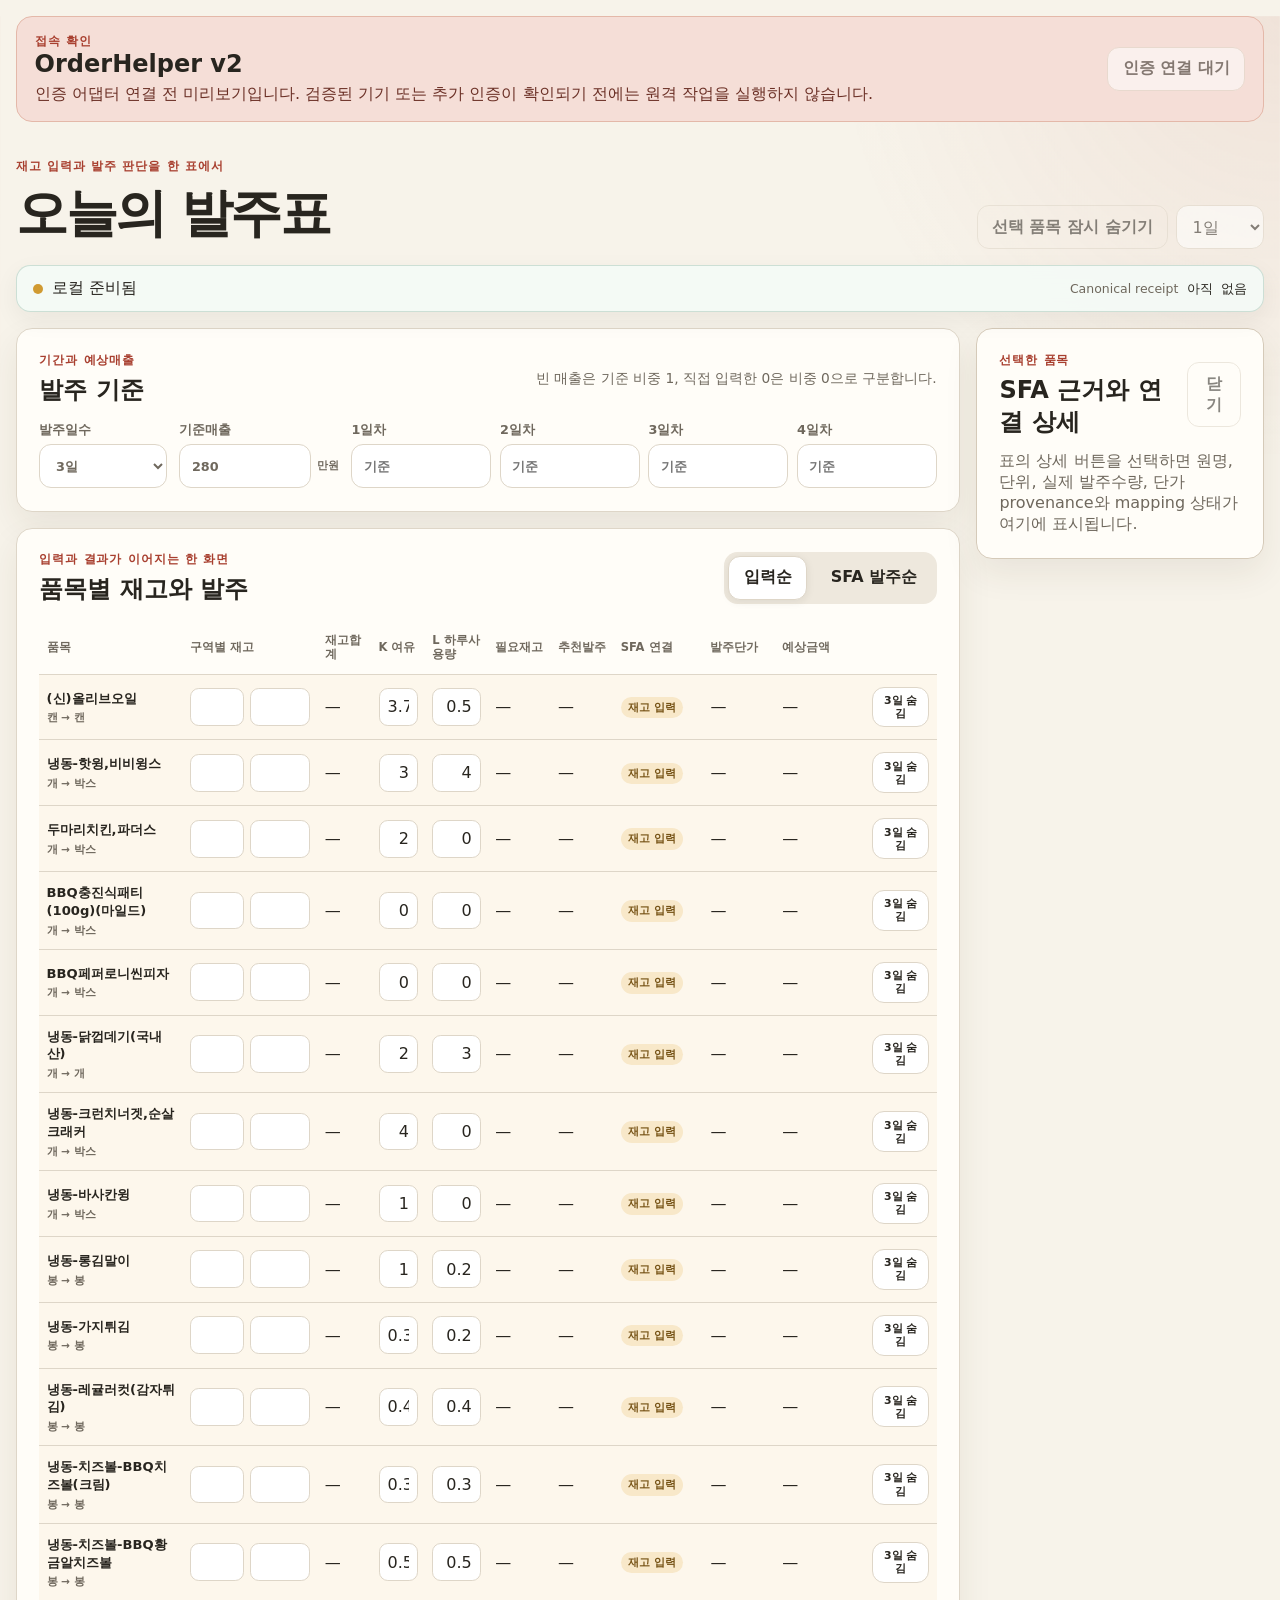
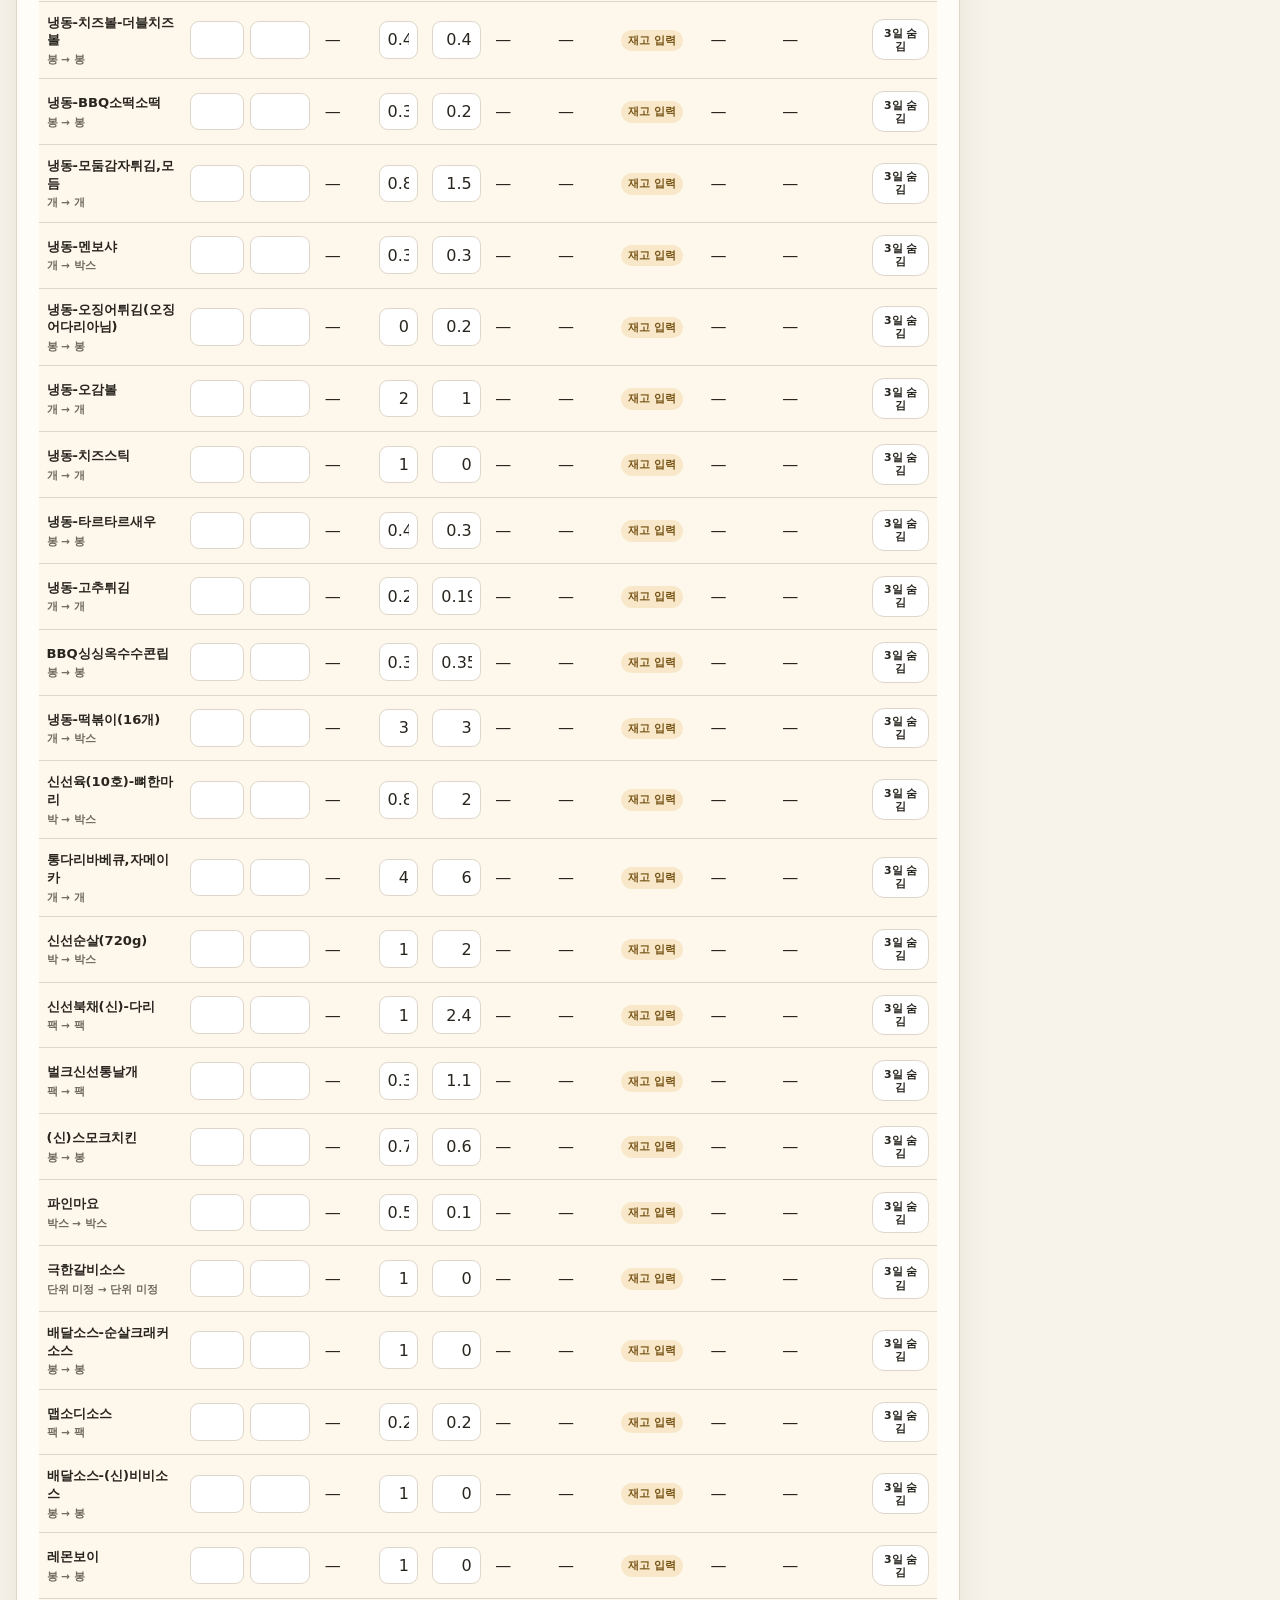
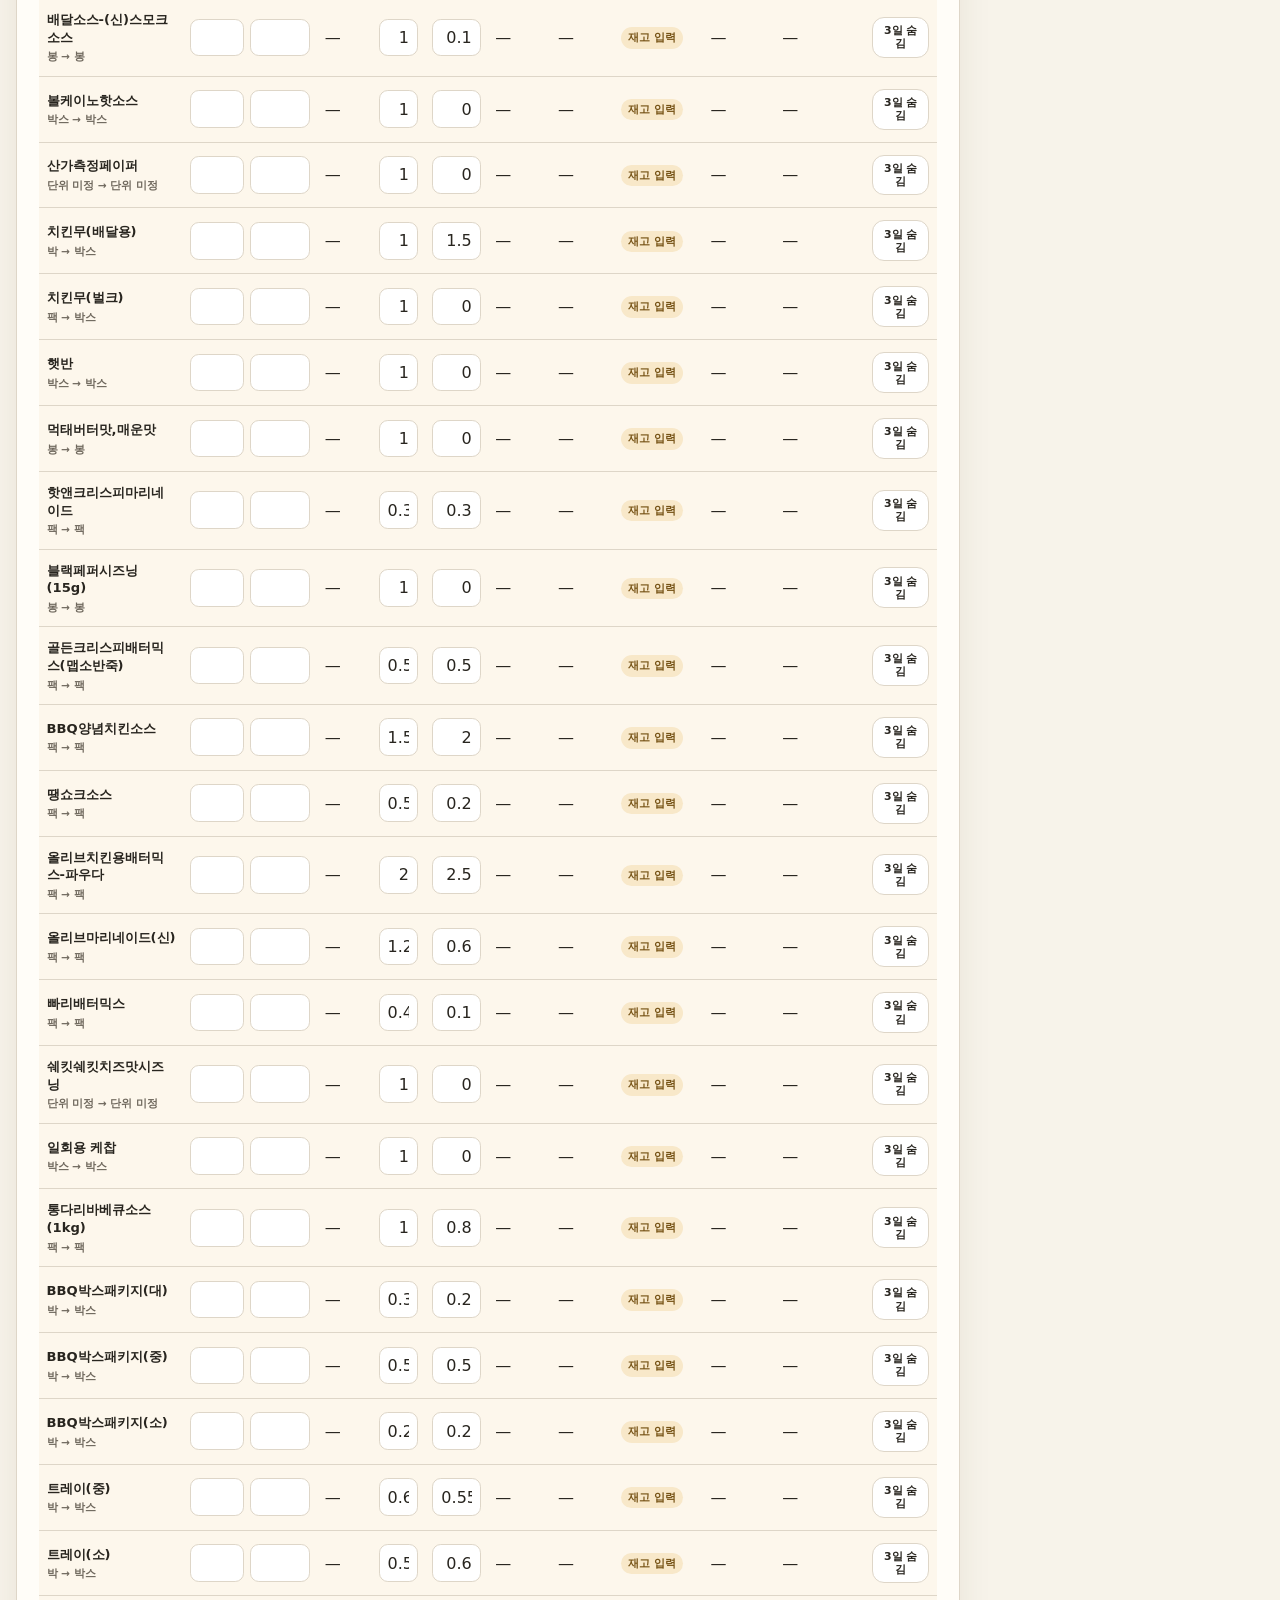
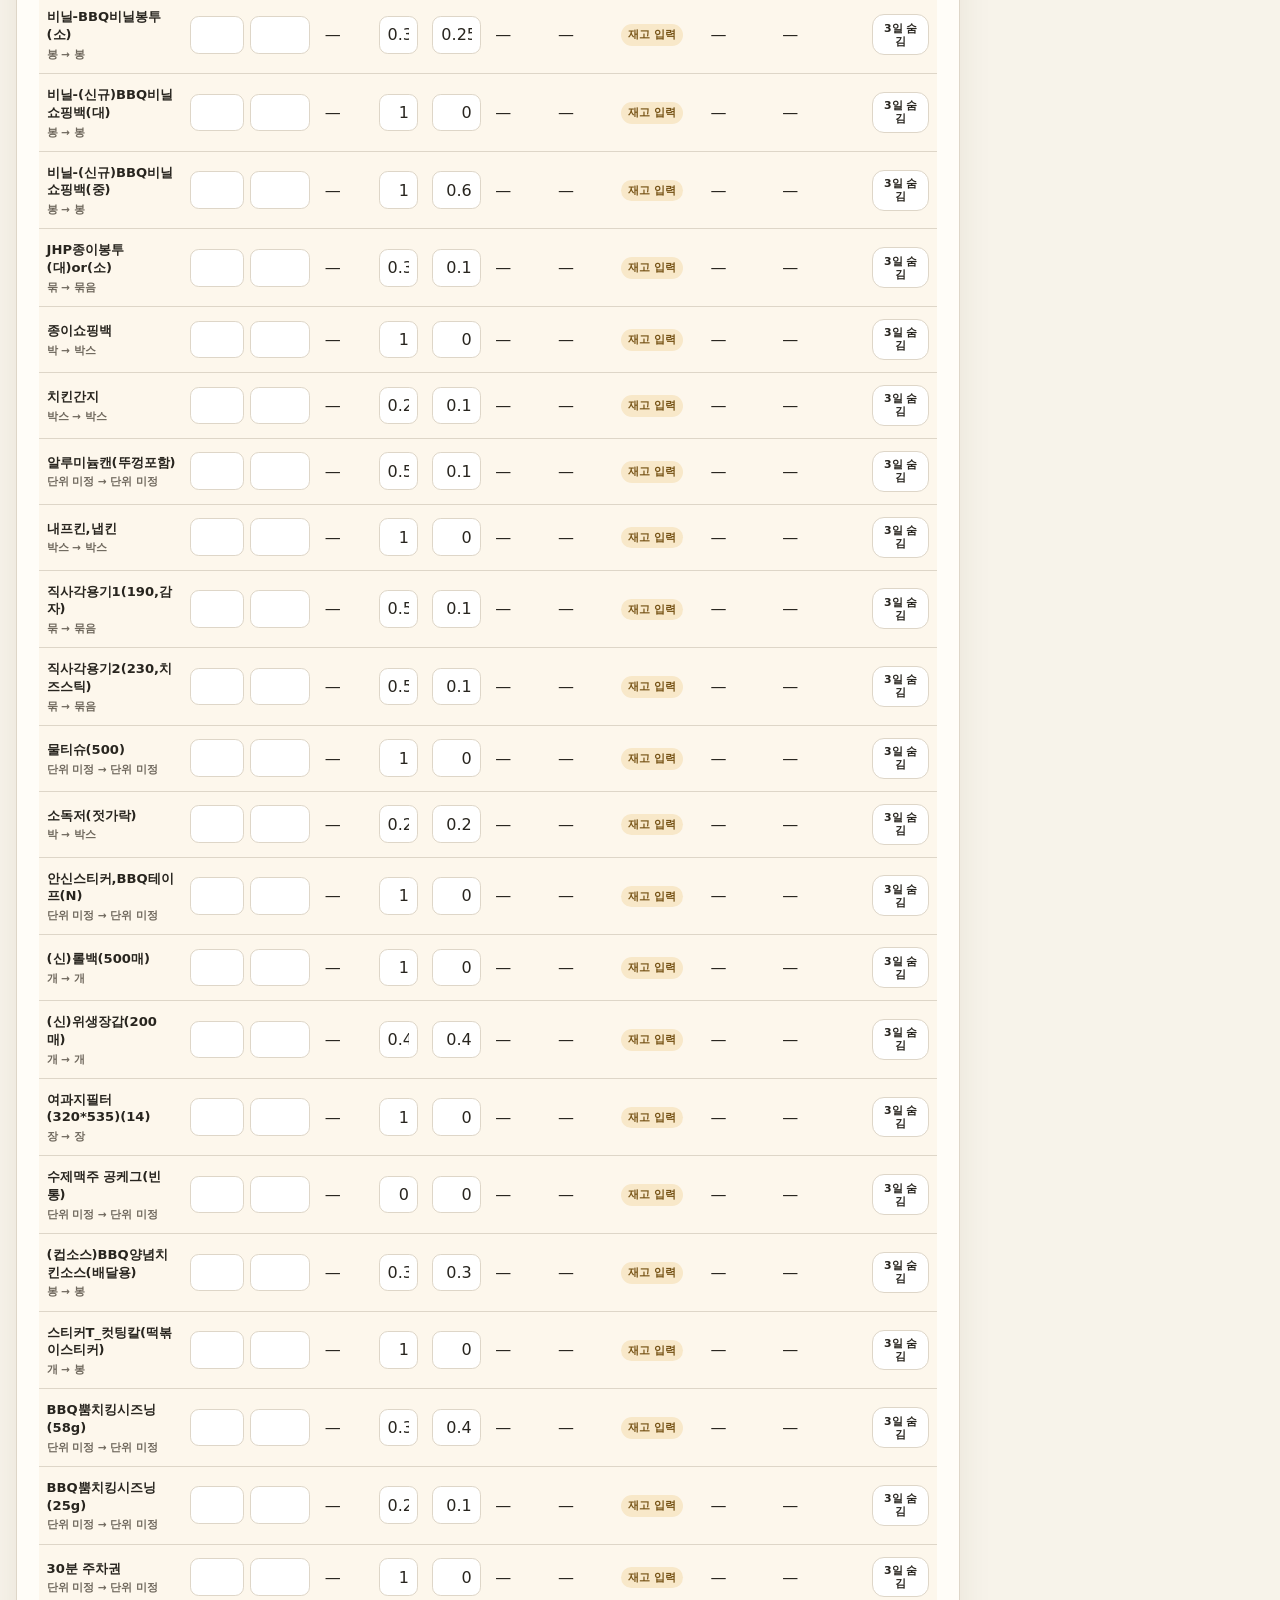
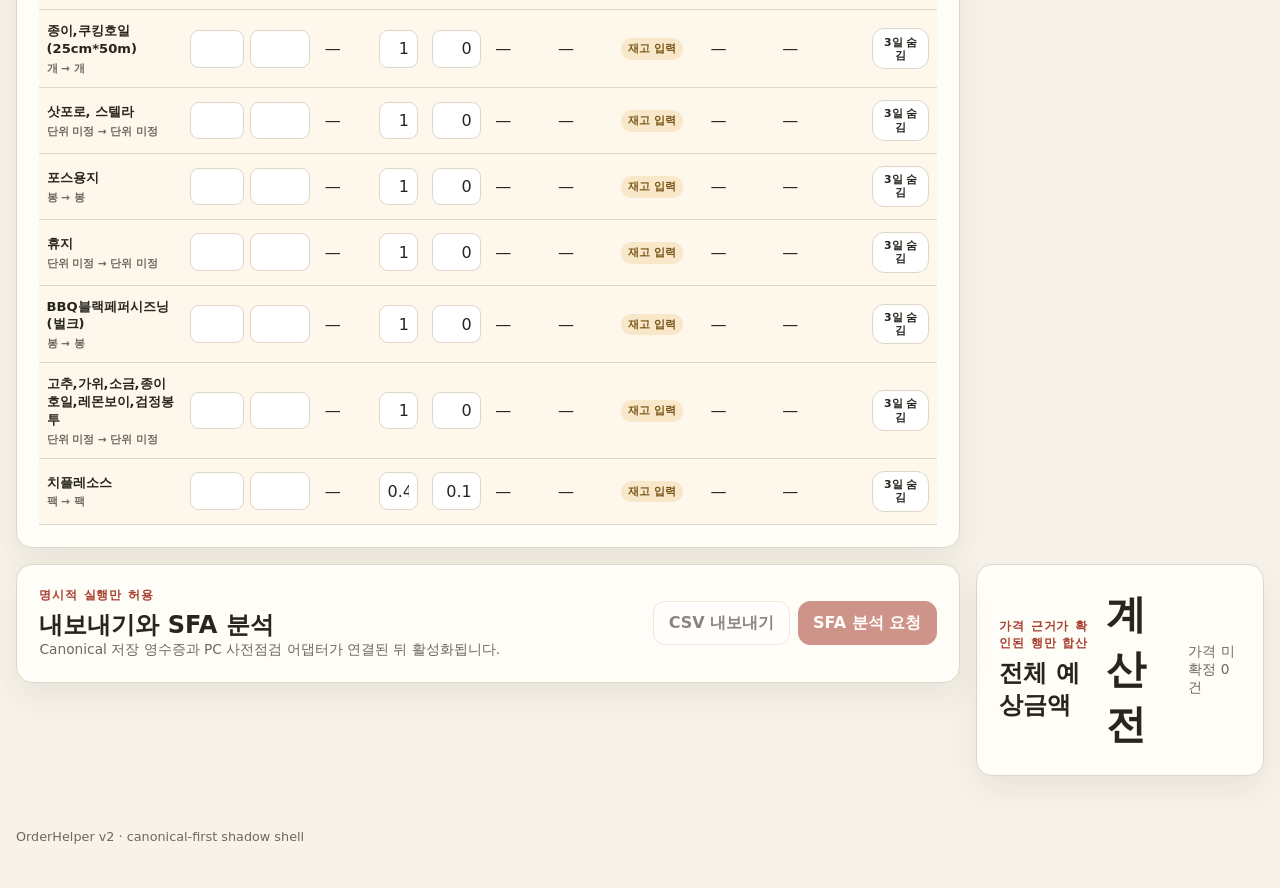
<file: v2/index.html>
<!doctype html>
<html lang="ko">
<head>
  <meta charset="utf-8">
  <meta name="viewport" content="width=device-width, initial-scale=1, viewport-fit=cover">
  <meta name="theme-color" content="#f7f3ea">
  <meta name="orderhelper-constitution-sha256" content="8cd45de2922894fe2be8b8e7424fe91cc490ec20d2ec9cea0a60164fcf21a575">
  <title>OrderHelper v2</title>
  <link rel="stylesheet" href="./styles.css">
  <script defer src="../sync/order-sync-v2.js"></script>
  <script defer src="./order-remote-v2.js"></script>
  <script defer src="./order-auth-v2.js"></script>
  <script defer src="./order-cutover-v2.js"></script>
  <script defer src="./order-cutover-bootstrap-v2.js"></script>
  <script defer src="./order-storage-v2.js"></script>
  <script defer src="./master-data.js"></script>
  <script defer src="./orderhelper-v2.js"></script>
  <script defer src="./order-sync-controller-v2.js"></script>
</head>
<body data-orderhelper-v2 data-runtime-mode="local-foundation">
  <a class="skip-link" href="#orderGrid">발주표로 바로가기</a>

  <section id="authGate" class="auth-gate" aria-labelledby="authGateTitle" data-auth-state="adapter-pending">
    <div>
      <p class="eyebrow">접속 확인</p>
      <h1 id="authGateTitle">OrderHelper v2</h1>
      <p>인증 어댑터 연결 전 미리보기입니다. 검증된 기기 또는 추가 인증이 확인되기 전에는 원격 작업을 실행하지 않습니다.</p>
    </div>
    <button type="button" disabled aria-disabled="true">인증 연결 대기</button>
  </section>

  <header class="app-header">
    <div>
      <p class="eyebrow">재고 입력과 발주 판단을 한 표에서</p>
      <h2>오늘의 발주표</h2>
    </div>
    <div class="header-actions" aria-label="화면 보조 작업">
      <button id="snoozeButton" class="quiet-button" type="button" disabled aria-disabled="true">선택 품목 잠시 숨기기</button>
      <select id="snoozeDays" aria-label="품목 숨김 기간" disabled>
        <option value="1">1일</option>
        <option value="3">3일</option>
        <option value="7">7일</option>
      </select>
    </div>
  </header>

  <section id="syncReceiptBar" class="receipt-bar" aria-label="동기화 상태와 저장 영수증">
    <div>
      <span class="status-dot" aria-hidden="true"></span>
      <output id="syncStatus" aria-live="polite">로컬 준비 중</output>
    </div>
    <div class="receipt-copy">
      <span>Canonical receipt</span>
      <code id="canonicalReceipt">아직 없음</code>
    </div>
  </section>

  <main id="appShell">
    <section class="planning-panel" aria-labelledby="planningTitle">
      <div class="section-heading">
        <div>
          <p class="eyebrow">기간과 예상매출</p>
          <h2 id="planningTitle">발주 기준</h2>
        </div>
        <p class="helper-text">빈 매출은 기준 비중 1, 직접 입력한 0은 비중 0으로 구분합니다.</p>
      </div>

      <div class="planning-controls">
        <label class="field-control" for="orderDays">
          <span>발주일수</span>
          <select id="orderDays" name="orderDays" data-order-days>
            <option value="3">3일</option>
            <option value="4">4일</option>
          </select>
        </label>
        <label class="field-control" for="baseSales">
          <span>기준매출</span>
          <span class="input-with-unit"><input id="baseSales" name="baseSales" type="number" inputmode="decimal" value="280" min="0" step="0.1"><small>만원</small></span>
        </label>
        <fieldset id="dailySalesControls" class="sales-controls">
          <legend>일별 예상매출</legend>
          <label for="salesDay1"><span>1일차</span><input id="salesDay1" name="dailySales" type="number" inputmode="decimal" min="0" step="0.1" placeholder="기준"></label>
          <label for="salesDay2"><span>2일차</span><input id="salesDay2" name="dailySales" type="number" inputmode="decimal" min="0" step="0.1" placeholder="기준"></label>
          <label for="salesDay3"><span>3일차</span><input id="salesDay3" name="dailySales" type="number" inputmode="decimal" min="0" step="0.1" placeholder="기준"></label>
          <label for="salesDay4"><span>4일차</span><input id="salesDay4" name="dailySales" type="number" inputmode="decimal" min="0" step="0.1" placeholder="기준"></label>
        </fieldset>
      </div>
    </section>

    <section class="grid-panel" aria-labelledby="gridTitle">
      <div class="grid-toolbar">
        <div>
          <p class="eyebrow">입력과 결과가 이어지는 한 화면</p>
          <h2 id="gridTitle">품목별 재고와 발주</h2>
        </div>
        <div class="view-switch" role="group" aria-label="표 정렬 기준">
          <button id="inputOrderButton" type="button" data-view-mode="input" aria-pressed="true">입력순</button>
          <button id="sfaOrderButton" type="button" data-view-mode="sfa" aria-pressed="false">SFA 발주순</button>
        </div>
      </div>

      <div class="table-frame" tabindex="-1">
        <table id="orderGrid">
          <caption>재고 입력과 계산, SFA 근거를 같은 품목 행에서 확인하는 발주표</caption>
          <thead>
            <tr>
              <th scope="col">품목</th>
              <th scope="col">구역별 재고</th>
              <th scope="col">재고합계</th>
              <th scope="col">K 여유</th>
              <th scope="col">L 하루사용량</th>
              <th scope="col">필요재고</th>
              <th scope="col">추천발주</th>
              <th scope="col">SFA 연결</th>
              <th scope="col">발주단가</th>
              <th scope="col">예상금액</th>
              <th scope="col"><span class="visually-hidden">상세</span></th>
            </tr>
          </thead>
          <tbody id="orderRowsMount" data-role="order-rows" aria-live="polite">
            <tr class="empty-row">
              <td colspan="11">품목 모델을 불러오면 이 한 표에 재고 입력과 발주 결과가 표시됩니다.</td>
            </tr>
          </tbody>
        </table>
      </div>
    </section>

    <aside id="sfaEvidenceDrawer" class="detail-drawer" aria-labelledby="drawerTitle" data-detail-open="false">
      <div class="drawer-heading">
        <div>
          <p class="eyebrow">선택한 품목</p>
          <h2 id="drawerTitle">SFA 근거와 연결 상세</h2>
        </div>
        <button id="closeEvidenceDrawer" class="icon-button" type="button" aria-label="SFA 상세 닫기" disabled>닫기</button>
      </div>
      <div id="sfaEvidenceMount" class="drawer-content">
        <p>표의 상세 버튼을 선택하면 원명, 단위, 실제 발주수량, 단가 provenance와 mapping 상태가 여기에 표시됩니다.</p>
      </div>
    </aside>

    <section class="summary-panel" aria-labelledby="summaryTitle">
      <div>
        <p class="eyebrow">가격 근거가 확인된 행만 합산</p>
        <h2 id="summaryTitle">전체 예상금액</h2>
      </div>
      <output id="totalExpectedAmount" aria-live="polite">계산 전</output>
      <p id="excludedPriceCount">가격 미확정 0건</p>
    </section>

    <section class="external-actions" aria-labelledby="externalActionsTitle">
      <div>
        <p class="eyebrow">명시적 실행만 허용</p>
        <h2 id="externalActionsTitle">내보내기와 SFA 분석</h2>
        <p class="helper-text">Canonical 저장 영수증과 PC 사전점검 어댑터가 연결된 뒤 활성화됩니다.</p>
      </div>
      <div class="action-buttons">
        <button id="exportCsvButton" type="button" disabled aria-disabled="true">CSV 내보내기</button>
        <button id="requestSfaAnalysisButton" class="primary-button" type="button" disabled aria-disabled="true">SFA 분석 요청</button>
      </div>
    </section>
  </main>

  <footer>
    <p>OrderHelper v2 · canonical-first shadow shell</p>
  </footer>
</body>
</html>
</file>
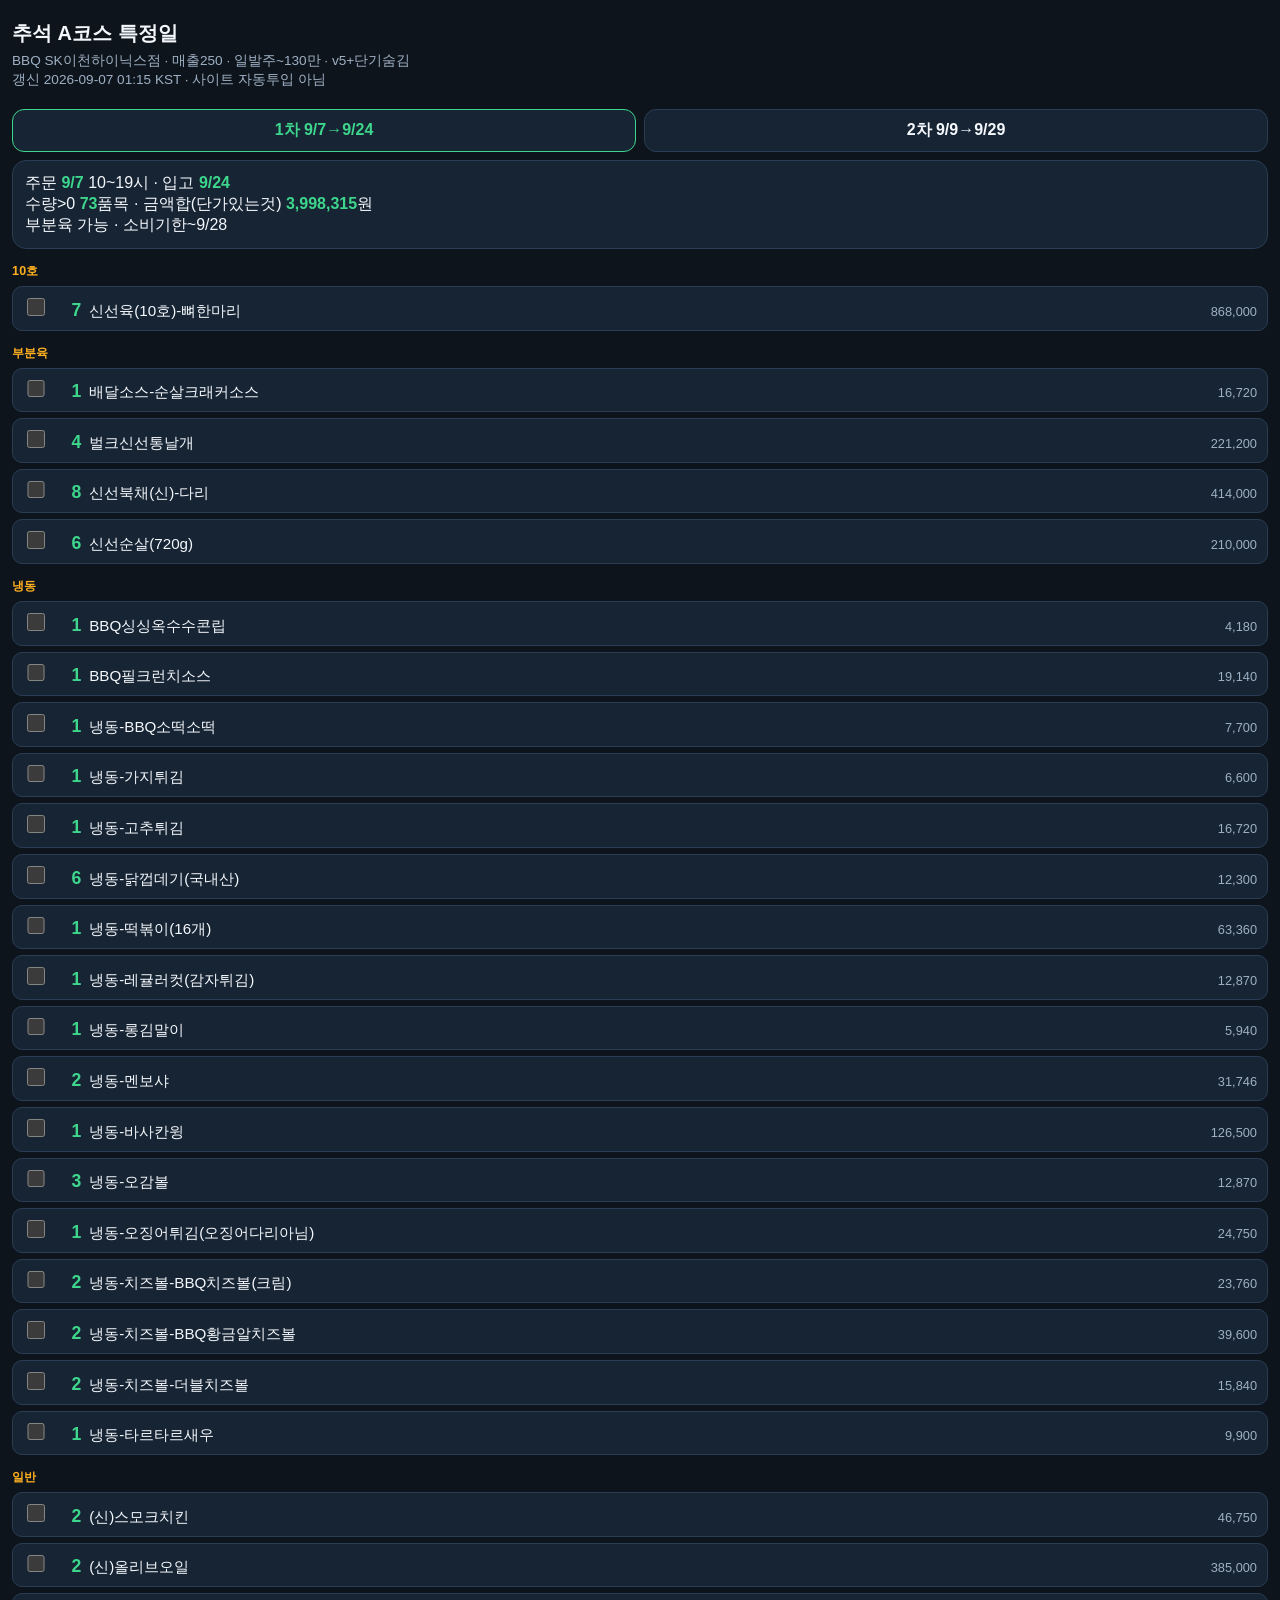
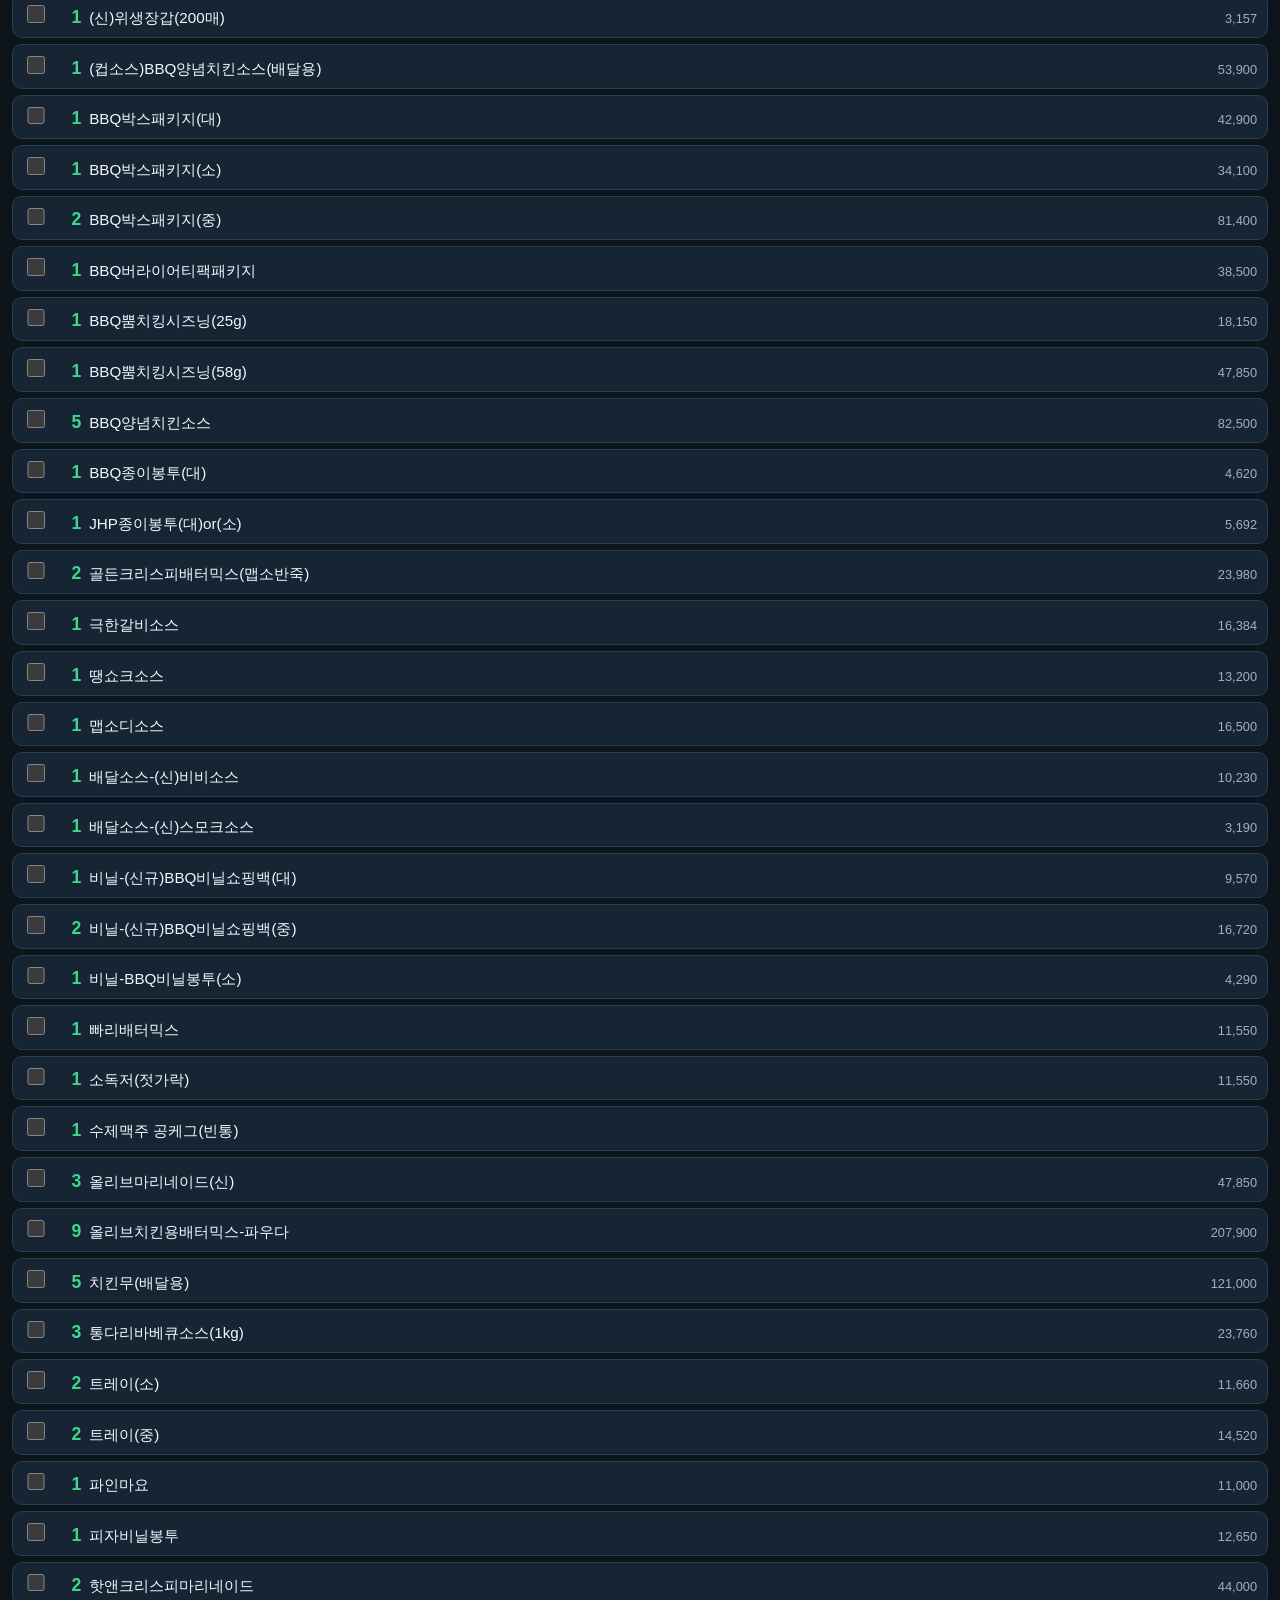
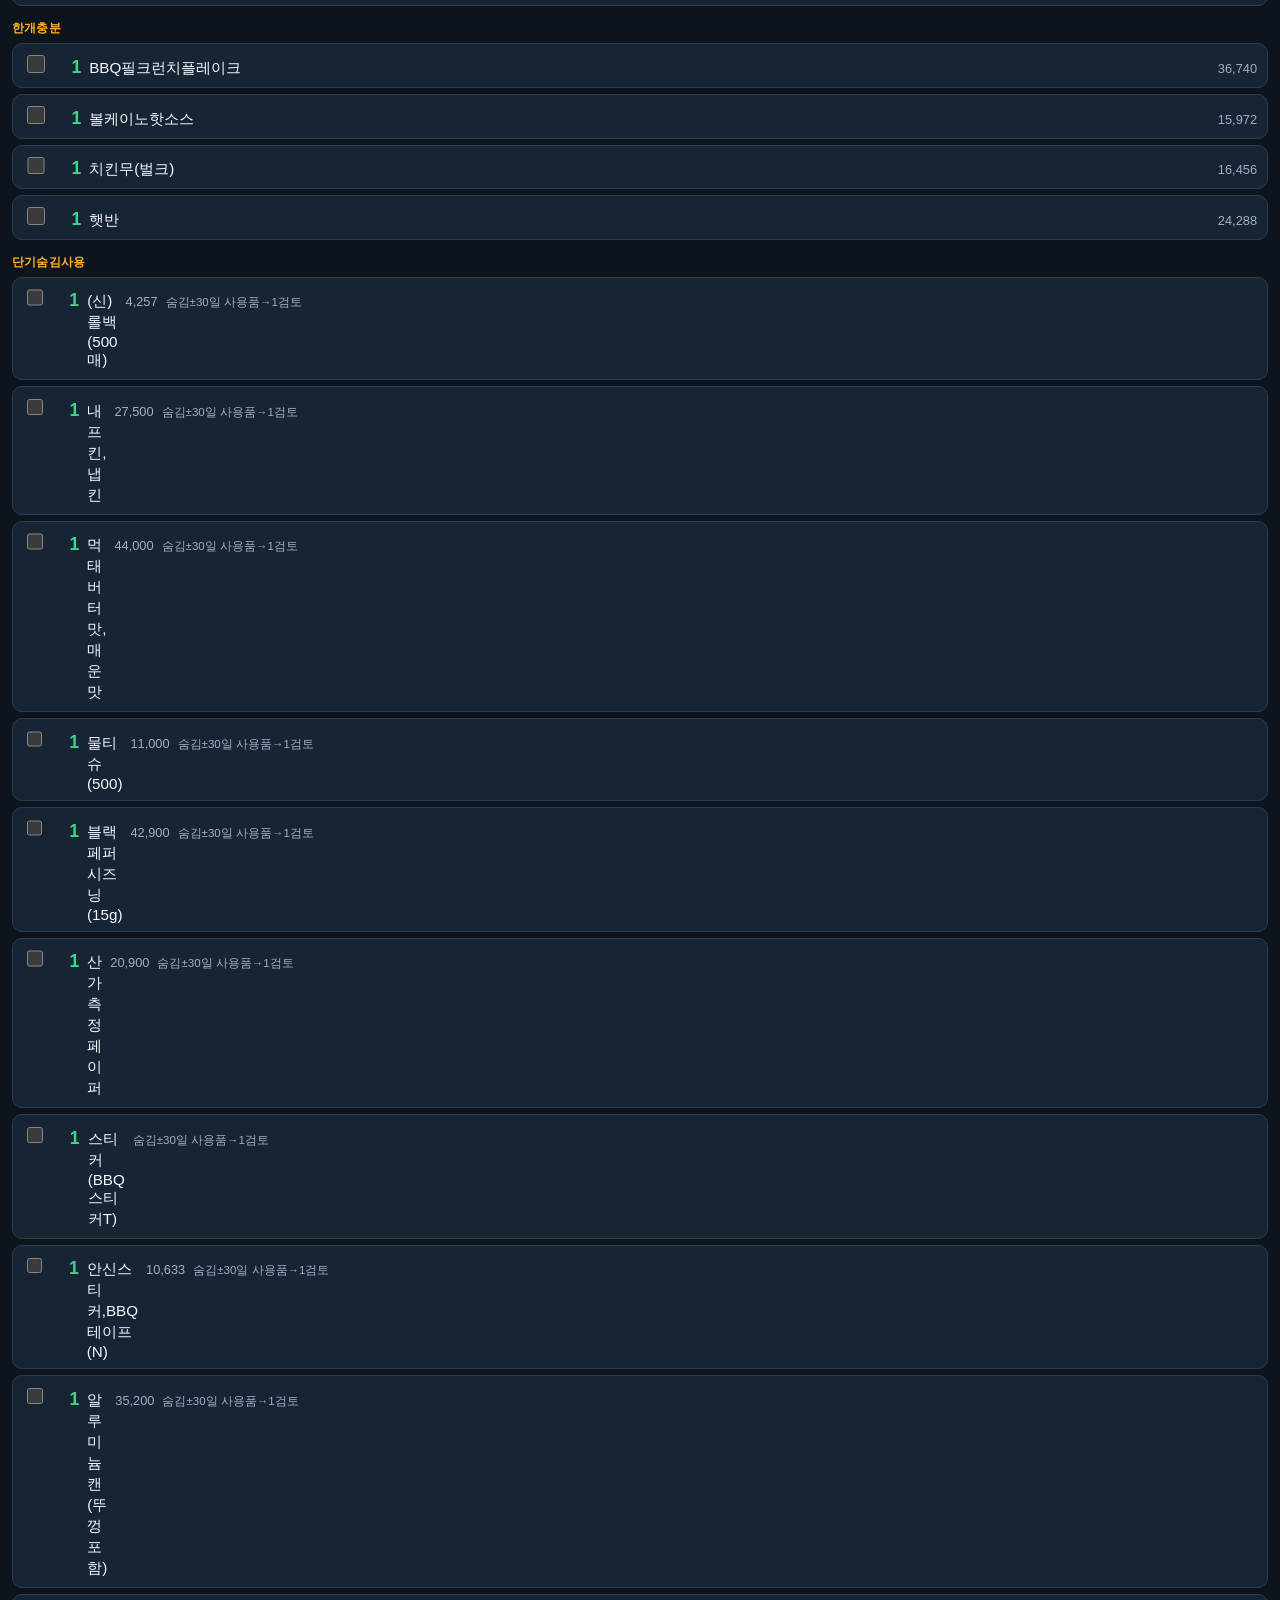
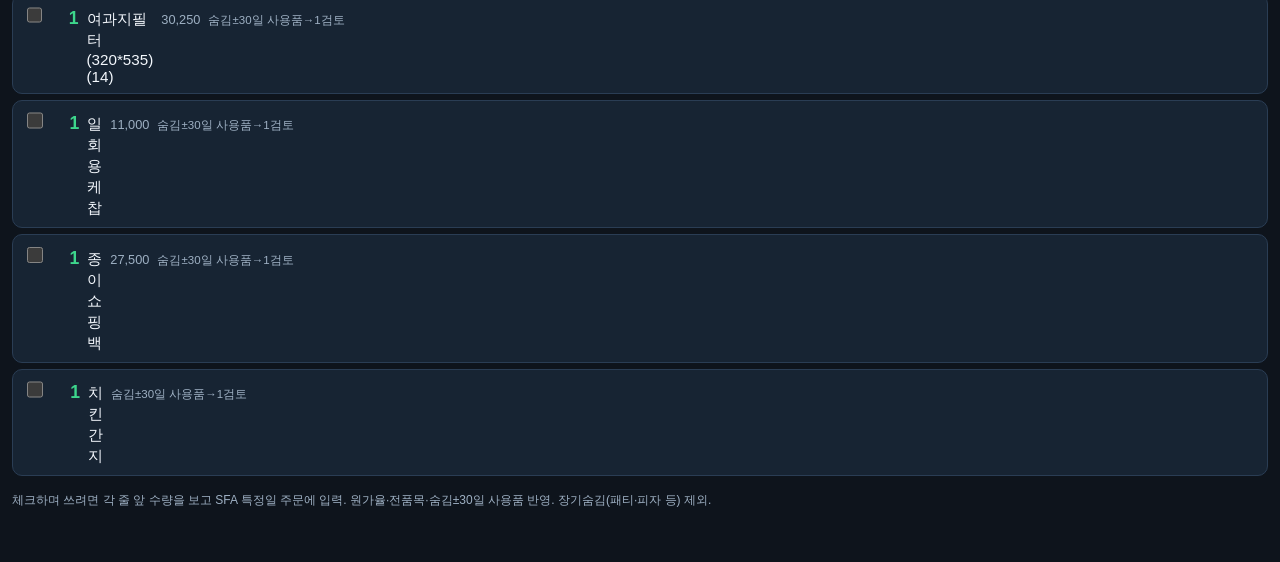
<file: chuseok-phone.html>
<!DOCTYPE html>
<html lang="ko">
<head>
<meta charset="utf-8">
<meta name="viewport" content="width=device-width, initial-scale=1, viewport-fit=cover">
<meta name="apple-mobile-web-app-capable" content="yes">
<title>추석 A코스 특정일 발주</title>
<style>
:root { color-scheme: dark; --bg:#0e141c; --card:#172433; --line:#2a3d54; --text:#f4f8fd; --muted:#9eb0c3; --accent:#3dd68c; --warn:#ffb020; }
* { box-sizing:border-box; }
body { margin:0; background:var(--bg); color:var(--text); font-family:-apple-system,BlinkMacSystemFont,"Segoe UI",sans-serif; padding:12px 12px 40px; }
h1 { font-size:1.25rem; margin:8px 0 4px; }
.meta { color:var(--muted); font-size:.85rem; line-height:1.4; margin:0 0 12px; }
.tabs { display:flex; gap:8px; position:sticky; top:0; background:var(--bg); padding:8px 0; z-index:2; }
.tab { flex:1; text-align:center; padding:10px; border-radius:12px; background:var(--card); border:1px solid var(--line); color:var(--text); text-decoration:none; font-weight:700; }
.tab.on { border-color:var(--accent); color:var(--accent); }
.panel { display:none; }
.panel.on { display:block; }
.summary { background:var(--card); border:1px solid var(--line); border-radius:14px; padding:12px; margin:0 0 12px; }
.summary b { color:var(--accent); }
.cat { margin:14px 0 6px; font-size:.78rem; color:var(--warn); font-weight:700; letter-spacing:.02em; }
.row { display:flex; align-items:baseline; gap:8px; padding:8px 10px; background:var(--card); border:1px solid var(--line); border-radius:10px; margin:0 0 6px; }
.q { min-width:1.6rem; font-weight:800; font-size:1.1rem; color:var(--accent); text-align:right; }
.n { flex:1; font-size:.95rem; }
.amt { color:var(--muted); font-size:.8rem; white-space:nowrap; }
.note { display:block; width:100%; color:var(--muted); font-size:.72rem; margin-top:2px; }
.check { width:1.1rem; height:1.1rem; accent-color:var(--accent); }
label.row { cursor:pointer; }
.foot { color:var(--muted); font-size:.75rem; margin-top:16px; line-height:1.45; }
</style>
</head>
<body>
<h1>추석 A코스 특정일</h1>
<p class="meta">BBQ SK이천하이닉스점 · 매출250 · 일발주~130만 · v5+단기숨김<br>갱신 2026-09-07 01:15 KST · 사이트 자동투입 아님</p>
<div class="tabs">
  <a class="tab on" href="#w1" onclick="show(1);return false;">1차 9/7→9/24</a>
  <a class="tab" href="#w2" onclick="show(2);return false;">2차 9/9→9/29</a>
</div>
<div id="p1" class="panel on">
  <div class="summary">주문 <b>9/7</b> 10~19시 · 입고 <b>9/24</b><br>수량&gt;0 <b>73</b>품목 · 금액합(단가있는것) <b>3,998,315</b>원<br>부분육 가능 · 소비기한~9/28</div>
  <div class="cat">10호</div>
<div class="row"><span class="q">7</span><span class="n">신선육(10호)-뼈한마리</span><span class="amt">868,000</span></div>
<div class="cat">부분육</div>
<div class="row"><span class="q">1</span><span class="n">배달소스-순살크래커소스</span><span class="amt">16,720</span></div>
<div class="row"><span class="q">4</span><span class="n">벌크신선통날개</span><span class="amt">221,200</span></div>
<div class="row"><span class="q">8</span><span class="n">신선북채(신)-다리</span><span class="amt">414,000</span></div>
<div class="row"><span class="q">6</span><span class="n">신선순살(720g)</span><span class="amt">210,000</span></div>
<div class="cat">냉동</div>
<div class="row"><span class="q">1</span><span class="n">BBQ싱싱옥수수콘립</span><span class="amt">4,180</span></div>
<div class="row"><span class="q">1</span><span class="n">BBQ필크런치소스</span><span class="amt">19,140</span></div>
<div class="row"><span class="q">1</span><span class="n">냉동-BBQ소떡소떡</span><span class="amt">7,700</span></div>
<div class="row"><span class="q">1</span><span class="n">냉동-가지튀김</span><span class="amt">6,600</span></div>
<div class="row"><span class="q">1</span><span class="n">냉동-고추튀김</span><span class="amt">16,720</span></div>
<div class="row"><span class="q">6</span><span class="n">냉동-닭껍데기(국내산)</span><span class="amt">12,300</span></div>
<div class="row"><span class="q">1</span><span class="n">냉동-떡볶이(16개)</span><span class="amt">63,360</span></div>
<div class="row"><span class="q">1</span><span class="n">냉동-레귤러컷(감자튀김)</span><span class="amt">12,870</span></div>
<div class="row"><span class="q">1</span><span class="n">냉동-롱김말이</span><span class="amt">5,940</span></div>
<div class="row"><span class="q">2</span><span class="n">냉동-멘보샤</span><span class="amt">31,746</span></div>
<div class="row"><span class="q">1</span><span class="n">냉동-바사칸윙</span><span class="amt">126,500</span></div>
<div class="row"><span class="q">3</span><span class="n">냉동-오감볼</span><span class="amt">12,870</span></div>
<div class="row"><span class="q">1</span><span class="n">냉동-오징어튀김(오징어다리아님)</span><span class="amt">24,750</span></div>
<div class="row"><span class="q">2</span><span class="n">냉동-치즈볼-BBQ치즈볼(크림)</span><span class="amt">23,760</span></div>
<div class="row"><span class="q">2</span><span class="n">냉동-치즈볼-BBQ황금알치즈볼</span><span class="amt">39,600</span></div>
<div class="row"><span class="q">2</span><span class="n">냉동-치즈볼-더블치즈볼</span><span class="amt">15,840</span></div>
<div class="row"><span class="q">1</span><span class="n">냉동-타르타르새우</span><span class="amt">9,900</span></div>
<div class="cat">일반</div>
<div class="row"><span class="q">2</span><span class="n">(신)스모크치킨</span><span class="amt">46,750</span></div>
<div class="row"><span class="q">2</span><span class="n">(신)올리브오일</span><span class="amt">385,000</span></div>
<div class="row"><span class="q">1</span><span class="n">(신)위생장갑(200매)</span><span class="amt">3,157</span></div>
<div class="row"><span class="q">1</span><span class="n">(컵소스)BBQ양념치킨소스(배달용)</span><span class="amt">53,900</span></div>
<div class="row"><span class="q">1</span><span class="n">BBQ박스패키지(대)</span><span class="amt">42,900</span></div>
<div class="row"><span class="q">1</span><span class="n">BBQ박스패키지(소)</span><span class="amt">34,100</span></div>
<div class="row"><span class="q">2</span><span class="n">BBQ박스패키지(중)</span><span class="amt">81,400</span></div>
<div class="row"><span class="q">1</span><span class="n">BBQ버라이어티팩패키지</span><span class="amt">38,500</span></div>
<div class="row"><span class="q">1</span><span class="n">BBQ뿜치킹시즈닝(25g)</span><span class="amt">18,150</span></div>
<div class="row"><span class="q">1</span><span class="n">BBQ뿜치킹시즈닝(58g)</span><span class="amt">47,850</span></div>
<div class="row"><span class="q">5</span><span class="n">BBQ양념치킨소스</span><span class="amt">82,500</span></div>
<div class="row"><span class="q">1</span><span class="n">BBQ종이봉투(대)</span><span class="amt">4,620</span></div>
<div class="row"><span class="q">1</span><span class="n">JHP종이봉투(대)or(소)</span><span class="amt">5,692</span></div>
<div class="row"><span class="q">2</span><span class="n">골든크리스피배터믹스(맵소반죽)</span><span class="amt">23,980</span></div>
<div class="row"><span class="q">1</span><span class="n">극한갈비소스</span><span class="amt">16,384</span></div>
<div class="row"><span class="q">1</span><span class="n">땡쇼크소스</span><span class="amt">13,200</span></div>
<div class="row"><span class="q">1</span><span class="n">맵소디소스</span><span class="amt">16,500</span></div>
<div class="row"><span class="q">1</span><span class="n">배달소스-(신)비비소스</span><span class="amt">10,230</span></div>
<div class="row"><span class="q">1</span><span class="n">배달소스-(신)스모크소스</span><span class="amt">3,190</span></div>
<div class="row"><span class="q">1</span><span class="n">비닐-(신규)BBQ비닐쇼핑백(대)</span><span class="amt">9,570</span></div>
<div class="row"><span class="q">2</span><span class="n">비닐-(신규)BBQ비닐쇼핑백(중)</span><span class="amt">16,720</span></div>
<div class="row"><span class="q">1</span><span class="n">비닐-BBQ비닐봉투(소)</span><span class="amt">4,290</span></div>
<div class="row"><span class="q">1</span><span class="n">빠리배터믹스</span><span class="amt">11,550</span></div>
<div class="row"><span class="q">1</span><span class="n">소독저(젓가락)</span><span class="amt">11,550</span></div>
<div class="row"><span class="q">1</span><span class="n">수제맥주 공케그(빈통)</span></div>
<div class="row"><span class="q">3</span><span class="n">올리브마리네이드(신)</span><span class="amt">47,850</span></div>
<div class="row"><span class="q">9</span><span class="n">올리브치킨용배터믹스-파우다</span><span class="amt">207,900</span></div>
<div class="row"><span class="q">5</span><span class="n">치킨무(배달용)</span><span class="amt">121,000</span></div>
<div class="row"><span class="q">3</span><span class="n">통다리바베큐소스(1kg)</span><span class="amt">23,760</span></div>
<div class="row"><span class="q">2</span><span class="n">트레이(소)</span><span class="amt">11,660</span></div>
<div class="row"><span class="q">2</span><span class="n">트레이(중)</span><span class="amt">14,520</span></div>
<div class="row"><span class="q">1</span><span class="n">파인마요</span><span class="amt">11,000</span></div>
<div class="row"><span class="q">1</span><span class="n">피자비닐봉투</span><span class="amt">12,650</span></div>
<div class="row"><span class="q">2</span><span class="n">핫앤크리스피마리네이드</span><span class="amt">44,000</span></div>
<div class="cat">한개충분</div>
<div class="row"><span class="q">1</span><span class="n">BBQ필크런치플레이크</span><span class="amt">36,740</span></div>
<div class="row"><span class="q">1</span><span class="n">볼케이노핫소스</span><span class="amt">15,972</span></div>
<div class="row"><span class="q">1</span><span class="n">치킨무(벌크)</span><span class="amt">16,456</span></div>
<div class="row"><span class="q">1</span><span class="n">햇반</span><span class="amt">24,288</span></div>
<div class="cat">단기숨김사용</div>
<div class="row"><span class="q">1</span><span class="n">(신)롤백(500매)</span><span class="amt">4,257</span><span class="note">숨김±30일 사용품→1검토</span></div>
<div class="row"><span class="q">1</span><span class="n">내프킨,냅킨</span><span class="amt">27,500</span><span class="note">숨김±30일 사용품→1검토</span></div>
<div class="row"><span class="q">1</span><span class="n">먹태버터맛,매운맛</span><span class="amt">44,000</span><span class="note">숨김±30일 사용품→1검토</span></div>
<div class="row"><span class="q">1</span><span class="n">물티슈(500)</span><span class="amt">11,000</span><span class="note">숨김±30일 사용품→1검토</span></div>
<div class="row"><span class="q">1</span><span class="n">블랙페퍼시즈닝(15g)</span><span class="amt">42,900</span><span class="note">숨김±30일 사용품→1검토</span></div>
<div class="row"><span class="q">1</span><span class="n">산가측정페이퍼</span><span class="amt">20,900</span><span class="note">숨김±30일 사용품→1검토</span></div>
<div class="row"><span class="q">1</span><span class="n">스티커(BBQ스티커T)</span><span class="note">숨김±30일 사용품→1검토</span></div>
<div class="row"><span class="q">1</span><span class="n">안신스티커,BBQ테이프(N)</span><span class="amt">10,633</span><span class="note">숨김±30일 사용품→1검토</span></div>
<div class="row"><span class="q">1</span><span class="n">알루미늄캔(뚜껑포함)</span><span class="amt">35,200</span><span class="note">숨김±30일 사용품→1검토</span></div>
<div class="row"><span class="q">1</span><span class="n">여과지필터(320*535)(14)</span><span class="amt">30,250</span><span class="note">숨김±30일 사용품→1검토</span></div>
<div class="row"><span class="q">1</span><span class="n">일회용 케찹</span><span class="amt">11,000</span><span class="note">숨김±30일 사용품→1검토</span></div>
<div class="row"><span class="q">1</span><span class="n">종이쇼핑백</span><span class="amt">27,500</span><span class="note">숨김±30일 사용품→1검토</span></div>
<div class="row"><span class="q">1</span><span class="n">치킨간지</span><span class="note">숨김±30일 사용품→1검토</span></div>
</div>
<div id="p2" class="panel">
  <div class="summary">주문 <b>9/9</b> 10~19시 · 입고 <b>9/29</b><br>수량&gt;0 <b>53</b>품목 · 금액합 <b>1,625,831</b>원<br>채반·부분육 <b>입고불가</b></div>
  <div class="cat">10호</div>
<div class="row"><span class="q">3</span><span class="n">신선육(10호)-뼈한마리</span><span class="amt">372,000</span></div>
<div class="cat">냉동</div>
<div class="row"><span class="q">1</span><span class="n">BBQ싱싱옥수수콘립</span><span class="amt">4,180</span></div>
<div class="row"><span class="q">1</span><span class="n">BBQ필크런치소스</span><span class="amt">19,140</span></div>
<div class="row"><span class="q">1</span><span class="n">냉동-BBQ소떡소떡</span><span class="amt">7,700</span></div>
<div class="row"><span class="q">1</span><span class="n">냉동-가지튀김</span><span class="amt">6,600</span></div>
<div class="row"><span class="q">1</span><span class="n">냉동-고추튀김</span><span class="amt">16,720</span></div>
<div class="row"><span class="q">2</span><span class="n">냉동-닭껍데기(국내산)</span><span class="amt">4,100</span></div>
<div class="row"><span class="q">1</span><span class="n">냉동-떡볶이(16개)</span><span class="amt">63,360</span></div>
<div class="row"><span class="q">1</span><span class="n">냉동-레귤러컷(감자튀김)</span><span class="amt">12,870</span></div>
<div class="row"><span class="q">1</span><span class="n">냉동-롱김말이</span><span class="amt">5,940</span></div>
<div class="row"><span class="q">1</span><span class="n">냉동-멘보샤</span><span class="amt">15,873</span></div>
<div class="row"><span class="q">1</span><span class="n">냉동-바사칸윙</span><span class="amt">126,500</span></div>
<div class="row"><span class="q">1</span><span class="n">냉동-오감볼</span><span class="amt">4,290</span></div>
<div class="row"><span class="q">1</span><span class="n">냉동-오징어튀김(오징어다리아님)</span><span class="amt">24,750</span></div>
<div class="row"><span class="q">1</span><span class="n">냉동-치즈볼-BBQ치즈볼(크림)</span><span class="amt">11,880</span></div>
<div class="row"><span class="q">1</span><span class="n">냉동-치즈볼-BBQ황금알치즈볼</span><span class="amt">19,800</span></div>
<div class="row"><span class="q">1</span><span class="n">냉동-치즈볼-더블치즈볼</span><span class="amt">7,920</span></div>
<div class="row"><span class="q">1</span><span class="n">냉동-타르타르새우</span><span class="amt">9,900</span></div>
<div class="cat">일반</div>
<div class="row"><span class="q">1</span><span class="n">(신)스모크치킨</span><span class="amt">23,375</span></div>
<div class="row"><span class="q">1</span><span class="n">(신)올리브오일</span><span class="amt">192,500</span></div>
<div class="row"><span class="q">1</span><span class="n">(신)위생장갑(200매)</span><span class="amt">3,157</span></div>
<div class="row"><span class="q">1</span><span class="n">(컵소스)BBQ양념치킨소스(배달용)</span><span class="amt">53,900</span></div>
<div class="row"><span class="q">1</span><span class="n">BBQ박스패키지(대)</span><span class="amt">42,900</span></div>
<div class="row"><span class="q">1</span><span class="n">BBQ박스패키지(소)</span><span class="amt">34,100</span></div>
<div class="row"><span class="q">1</span><span class="n">BBQ박스패키지(중)</span><span class="amt">40,700</span></div>
<div class="row"><span class="q">1</span><span class="n">BBQ버라이어티팩패키지</span><span class="amt">38,500</span></div>
<div class="row"><span class="q">1</span><span class="n">BBQ뿜치킹시즈닝(25g)</span><span class="amt">18,150</span></div>
<div class="row"><span class="q">1</span><span class="n">BBQ뿜치킹시즈닝(58g)</span><span class="amt">47,850</span></div>
<div class="row"><span class="q">2</span><span class="n">BBQ양념치킨소스</span><span class="amt">33,000</span></div>
<div class="row"><span class="q">1</span><span class="n">BBQ종이봉투(대)</span><span class="amt">4,620</span></div>
<div class="row"><span class="q">1</span><span class="n">JHP종이봉투(대)or(소)</span><span class="amt">5,692</span></div>
<div class="row"><span class="q">1</span><span class="n">골든크리스피배터믹스(맵소반죽)</span><span class="amt">11,990</span></div>
<div class="row"><span class="q">1</span><span class="n">극한갈비소스</span><span class="amt">16,384</span></div>
<div class="row"><span class="q">1</span><span class="n">땡쇼크소스</span><span class="amt">13,200</span></div>
<div class="row"><span class="q">1</span><span class="n">맵소디소스</span><span class="amt">16,500</span></div>
<div class="row"><span class="q">1</span><span class="n">배달소스-(신)비비소스</span><span class="amt">10,230</span></div>
<div class="row"><span class="q">1</span><span class="n">배달소스-(신)스모크소스</span><span class="amt">3,190</span></div>
<div class="row"><span class="q">1</span><span class="n">비닐-(신규)BBQ비닐쇼핑백(대)</span><span class="amt">9,570</span></div>
<div class="row"><span class="q">1</span><span class="n">비닐-(신규)BBQ비닐쇼핑백(중)</span><span class="amt">8,360</span></div>
<div class="row"><span class="q">1</span><span class="n">비닐-BBQ비닐봉투(소)</span><span class="amt">4,290</span></div>
<div class="row"><span class="q">1</span><span class="n">빠리배터믹스</span><span class="amt">11,550</span></div>
<div class="row"><span class="q">1</span><span class="n">소독저(젓가락)</span><span class="amt">11,550</span></div>
<div class="row"><span class="q">1</span><span class="n">수제맥주 공케그(빈통)</span></div>
<div class="row"><span class="q">1</span><span class="n">올리브마리네이드(신)</span><span class="amt">15,950</span></div>
<div class="row"><span class="q">3</span><span class="n">올리브치킨용배터믹스-파우다</span><span class="amt">69,300</span></div>
<div class="row"><span class="q">2</span><span class="n">치킨무(배달용)</span><span class="amt">48,400</span></div>
<div class="row"><span class="q">1</span><span class="n">통다리바베큐소스(1kg)</span><span class="amt">7,920</span></div>
<div class="row"><span class="q">1</span><span class="n">트레이(소)</span><span class="amt">5,830</span></div>
<div class="row"><span class="q">1</span><span class="n">트레이(중)</span><span class="amt">7,260</span></div>
<div class="row"><span class="q">1</span><span class="n">파인마요</span><span class="amt">11,000</span></div>
<div class="row"><span class="q">1</span><span class="n">피자비닐봉투</span><span class="amt">12,650</span></div>
<div class="row"><span class="q">1</span><span class="n">핫앤크리스피마리네이드</span><span class="amt">22,000</span></div>
<div class="cat">한개충분</div>
<div class="row"><span class="q">1</span><span class="n">BBQ필크런치플레이크</span><span class="amt">36,740</span></div>
</div>
<p class="foot">체크하며 쓰려면 각 줄 앞 수량을 보고 SFA 특정일 주문에 입력. 원가율·전품목·숨김±30일 사용품 반영. 장기숨김(패티·피자 등) 제외.</p>
<script>
function show(n){
  document.getElementById('p1').classList.toggle('on', n===1);
  document.getElementById('p2').classList.toggle('on', n===2);
  document.querySelectorAll('.tab')[0].classList.toggle('on', n===1);
  document.querySelectorAll('.tab')[1].classList.toggle('on', n===2);
}
// add checkboxes
document.querySelectorAll('.row').forEach(r=>{
  const cb=document.createElement('input');
  cb.type='checkbox'; cb.className='check';
  r.prepend(cb);
});
</script>
</body>
</html>
</file>
<file: v2/styles.css>
:root {
  color-scheme: light;
  --canvas: #f7f3ea;
  --surface: #fffdf8;
  --surface-strong: #ffffff;
  --ink: #28251f;
  --muted: #6f685d;
  --line: #ded6c8;
  --accent: #a83f2f;
  --accent-soft: #f5ded7;
  --safe: #2f7254;
  --shadow: 0 14px 34px rgba(66, 48, 30, 0.08);
  font-family: Pretendard, "Noto Sans KR", system-ui, -apple-system, BlinkMacSystemFont, "Segoe UI", sans-serif;
  background: var(--canvas);
  color: var(--ink);
}

* {
  box-sizing: border-box;
}

html,
body {
  width: 100%;
  max-width: 100%;
  margin: 0;
  overflow-x: clip;
}

body {
  min-height: 100vh;
  background:
    radial-gradient(circle at top right, rgba(168, 63, 47, 0.09), transparent 28rem),
    var(--canvas);
}

button,
input,
select {
  min-height: 2.75rem;
  border: 1px solid var(--line);
  border-radius: 0.75rem;
  background: var(--surface-strong);
  color: inherit;
  font: inherit;
}

button {
  padding: 0.65rem 0.9rem;
  font-weight: 750;
  cursor: pointer;
}

button:focus-visible,
input:focus-visible,
select:focus-visible,
.table-frame:focus-visible {
  outline: 3px solid rgba(168, 63, 47, 0.3);
  outline-offset: 2px;
}

button:disabled,
select:disabled {
  cursor: not-allowed;
  opacity: 0.55;
}

input,
select {
  width: 100%;
  padding: 0.65rem 0.72rem;
}

.skip-link {
  position: fixed;
  z-index: 100;
  top: 0.5rem;
  left: 0.5rem;
  padding: 0.65rem 0.9rem;
  border-radius: 0.6rem;
  background: var(--ink);
  color: white;
  transform: translateY(-180%);
}

.skip-link:focus {
  transform: translateY(0);
}

.auth-gate,
.app-header,
.receipt-bar,
main,
footer {
  width: min(100% - 2rem, 96rem);
  margin-inline: auto;
}

.auth-gate {
  display: flex;
  align-items: center;
  justify-content: space-between;
  gap: 1rem;
  margin-top: 1rem;
  padding: 1rem 1.1rem;
  border: 1px solid #e4b8a9;
  border-radius: 1rem;
  background: var(--accent-soft);
}

.auth-gate h1,
.auth-gate p,
.app-header h2,
.section-heading h2,
.grid-toolbar h2,
.drawer-heading h2,
.summary-panel h2,
.external-actions h2 {
  margin: 0;
}

.auth-gate p:not(.eyebrow) {
  max-width: 64rem;
  margin: 0.35rem 0 0;
  color: #6b3026;
}

.app-header {
  display: flex;
  align-items: end;
  justify-content: space-between;
  gap: 1rem;
  padding: 2.25rem 0 1rem;
}

.app-header h2 {
  font-size: clamp(1.85rem, 5vw, 3.25rem);
  letter-spacing: -0.045em;
}

.eyebrow {
  margin: 0 0 0.3rem;
  color: var(--accent);
  font-size: 0.76rem;
  font-weight: 850;
  letter-spacing: 0.08em;
  text-transform: uppercase;
}

.header-actions,
.action-buttons,
.view-switch {
  display: flex;
  align-items: center;
  gap: 0.5rem;
}

.header-actions select {
  width: 5.5rem;
}

.quiet-button,
.icon-button {
  background: transparent;
}

.receipt-bar {
  position: sticky;
  z-index: 20;
  top: 0.5rem;
  display: flex;
  align-items: center;
  justify-content: space-between;
  gap: 1rem;
  padding: 0.75rem 1rem;
  border: 1px solid rgba(47, 114, 84, 0.2);
  border-radius: 0.9rem;
  background: rgba(244, 250, 246, 0.94);
  box-shadow: 0 8px 24px rgba(40, 37, 31, 0.06);
  backdrop-filter: blur(12px);
}

.receipt-bar > div {
  display: flex;
  align-items: center;
  gap: 0.55rem;
  min-width: 0;
}

.status-dot {
  width: 0.65rem;
  height: 0.65rem;
  flex: 0 0 auto;
  border-radius: 999px;
  background: #d09a31;
}

.receipt-copy span {
  color: var(--muted);
  font-size: 0.78rem;
}

.receipt-copy code {
  max-width: min(38vw, 32rem);
  overflow: hidden;
  text-overflow: ellipsis;
  white-space: nowrap;
}

main {
  display: grid;
  gap: 1rem;
  padding-block: 1rem 2.5rem;
}

.planning-panel,
.grid-panel,
.detail-drawer,
.summary-panel,
.external-actions {
  min-width: 0;
  border: 1px solid var(--line);
  border-radius: 1rem;
  background: var(--surface);
  box-shadow: var(--shadow);
}

.planning-panel,
.grid-panel,
.detail-drawer,
.summary-panel,
.external-actions {
  padding: clamp(0.85rem, 2vw, 1.4rem);
}

.section-heading,
.grid-toolbar,
.drawer-heading,
.summary-panel,
.external-actions {
  display: flex;
  align-items: center;
  justify-content: space-between;
  gap: 1rem;
}

.helper-text {
  max-width: 42rem;
  margin: 0;
  color: var(--muted);
  font-size: 0.86rem;
}

.planning-controls {
  display: grid;
  grid-template-columns: minmax(8rem, 0.6fr) minmax(10rem, 0.8fr) minmax(28rem, 3fr);
  gap: 0.75rem;
  margin-top: 1rem;
}

.field-control,
.sales-controls label {
  display: grid;
  gap: 0.35rem;
  color: var(--muted);
  font-size: 0.8rem;
  font-weight: 700;
}

.input-with-unit {
  display: grid;
  grid-template-columns: 1fr auto;
  align-items: center;
  gap: 0.4rem;
}

.sales-controls {
  display: grid;
  grid-template-columns: repeat(4, minmax(6rem, 1fr));
  gap: 0.55rem;
  min-width: 0;
  margin: 0;
  padding: 0;
  border: 0;
}

.sales-controls legend {
  position: absolute;
  width: 1px;
  height: 1px;
  overflow: hidden;
  clip: rect(0, 0, 0, 0);
}

.grid-toolbar {
  margin-bottom: 1rem;
}

.view-switch {
  padding: 0.25rem;
  border-radius: 0.85rem;
  background: #eee8dd;
}

.view-switch button {
  border-color: transparent;
  background: transparent;
}

.view-switch button[aria-pressed="true"] {
  border-color: var(--line);
  background: white;
  box-shadow: 0 2px 8px rgba(40, 37, 31, 0.08);
}

.table-frame {
  width: 100%;
  min-width: 0;
}

table {
  width: 100%;
  border-collapse: collapse;
  table-layout: fixed;
}

#orderGrid th:nth-child(1) { width: 16%; }
#orderGrid th:nth-child(2) { width: 15%; }
#orderGrid th:nth-child(3) { width: 6%; }
#orderGrid th:nth-child(4) { width: 6%; }
#orderGrid th:nth-child(5) { width: 7%; }
#orderGrid th:nth-child(6) { width: 7%; }
#orderGrid th:nth-child(7) { width: 7%; }
#orderGrid th:nth-child(8) { width: 10%; }
#orderGrid th:nth-child(9) { width: 8%; }
#orderGrid th:nth-child(10) { width: 10%; }
#orderGrid th:nth-child(11) { width: 8%; }

caption {
  position: absolute;
  width: 1px;
  height: 1px;
  overflow: hidden;
  clip: rect(0, 0, 0, 0);
}

th,
td {
  padding: 0.75rem 0.45rem;
  border-bottom: 1px solid var(--line);
  overflow-wrap: anywhere;
  text-align: left;
  vertical-align: middle;
}

th {
  color: var(--muted);
  font-size: 0.72rem;
  line-height: 1.25;
}

tbody tr {
  overflow-anchor: auto;
}

tbody tr.is-missing {
  background: rgba(208, 154, 49, 0.06);
}

tbody tr.is-hidden {
  opacity: 0.62;
}

.item-name,
tbody th small {
  display: block;
}

.item-name {
  color: var(--ink);
  font-size: 0.82rem;
  line-height: 1.35;
}

tbody th small {
  margin-top: 0.25rem;
  color: var(--muted);
  font-size: 0.66rem;
  font-weight: 600;
}

.entry-editor-list {
  display: grid;
  gap: 0.4rem;
  min-width: 0;
}

.entry-editor {
  display: grid;
  grid-template-columns: minmax(0, 1fr) minmax(3.8rem, 0.7fr);
  gap: 0.35rem;
  min-width: 0;
}

.cell-input {
  min-width: 0;
  min-height: 2.35rem;
  padding: 0.45rem 0.5rem;
  border-radius: 0.55rem;
}

.number-input {
  text-align: right;
}

.status-badge {
  display: inline-flex;
  padding: 0.25rem 0.45rem;
  border-radius: 999px;
  background: #eee8dd;
  color: var(--muted);
  font-size: 0.68rem;
  font-weight: 800;
  line-height: 1.25;
}

.is-missing .status-badge {
  background: #f8e8c9;
  color: #765316;
}

.hide-button {
  width: 100%;
  min-height: 2.35rem;
  padding: 0.4rem;
  font-size: 0.68rem;
  line-height: 1.2;
}

.empty-row td {
  padding: 2.25rem 1rem;
  color: var(--muted);
  text-align: center;
}

.detail-drawer {
  overflow-anchor: none;
  border-color: #d5cab9;
}

.detail-drawer[data-detail-open="false"] .drawer-content {
  color: var(--muted);
}

.drawer-content {
  padding-top: 0.85rem;
}

.drawer-content p {
  margin: 0;
}

.summary-panel output {
  margin-left: auto;
  font-size: clamp(1.5rem, 4vw, 2.5rem);
  font-weight: 850;
  letter-spacing: -0.035em;
}

.summary-panel > p {
  margin: 0;
  color: var(--muted);
  font-size: 0.85rem;
}

.primary-button {
  border-color: var(--accent);
  background: var(--accent);
  color: white;
}

footer {
  padding: 0 0 2rem;
  color: var(--muted);
  font-size: 0.8rem;
}

.visually-hidden {
  position: absolute;
  width: 1px;
  height: 1px;
  padding: 0;
  overflow: hidden;
  clip: rect(0, 0, 0, 0);
  white-space: nowrap;
  border: 0;
}

@media (max-width: 760px) {
  .auth-gate,
  .app-header,
  .receipt-bar,
  main,
  footer {
    width: min(100% - 1rem, 46rem);
  }

  .auth-gate,
  .app-header,
  .section-heading,
  .grid-toolbar,
  .drawer-heading,
  .summary-panel,
  .external-actions {
    align-items: stretch;
    flex-direction: column;
  }

  .app-header {
    padding-top: 1.4rem;
  }

  .header-actions,
  .action-buttons {
    display: grid;
    grid-template-columns: minmax(0, 1fr) auto;
    width: 100%;
  }

  .receipt-bar {
    align-items: flex-start;
    flex-direction: column;
    gap: 0.35rem;
  }

  .receipt-copy,
  .receipt-copy code {
    width: 100%;
    max-width: 100%;
  }

  .planning-controls {
    grid-template-columns: repeat(2, minmax(0, 1fr));
  }

  .sales-controls {
    grid-column: 1 / -1;
    grid-template-columns: repeat(2, minmax(0, 1fr));
  }

  .view-switch {
    display: grid;
    grid-template-columns: repeat(2, minmax(0, 1fr));
  }

  .table-frame,
  table,
  tbody,
  tr,
  tbody th,
  td {
    display: block;
    width: 100%;
    min-width: 0;
  }

  thead {
    position: absolute;
    width: 1px;
    height: 1px;
    overflow: hidden;
    clip: rect(0, 0, 0, 0);
  }

  tbody {
    display: grid;
    gap: 0.7rem;
  }

  tbody tr {
    border: 1px solid var(--line);
    border-radius: 0.85rem;
    background: var(--surface-strong);
    overflow: hidden;
    overflow-anchor: auto;
  }

  tbody th,
  tbody td {
    display: grid;
    grid-template-columns: minmax(6.7rem, 0.75fr) minmax(0, 1.25fr);
    gap: 0.6rem;
    padding: 0.58rem 0.7rem;
  }

  tbody th::before,
  tbody td::before {
    content: attr(data-label);
    color: var(--muted);
    font-size: 0.72rem;
    font-weight: 800;
  }

  tbody th .item-name,
  tbody th small {
    grid-column: 2;
  }

  tbody th small {
    margin-top: -0.35rem;
  }

  .entry-editor {
    grid-template-columns: repeat(2, minmax(0, 1fr));
  }

  .empty-row td {
    display: block;
  }

  .empty-row td::before {
    content: none;
  }

  .summary-panel output {
    margin-left: 0;
  }
}

@media (max-width: 390px) {
  .planning-panel,
  .grid-panel,
  .detail-drawer,
  .summary-panel,
  .external-actions {
    padding: 0.75rem;
    border-radius: 0.85rem;
  }

  .header-actions,
  .action-buttons {
    grid-template-columns: minmax(0, 1fr);
  }

  .header-actions select {
    width: 100%;
  }
}

@media (min-width: 1100px) {
  main {
    grid-template-columns: minmax(0, 1fr) minmax(18rem, 0.27fr);
    align-items: start;
  }

  .planning-panel,
  .grid-panel,
  .external-actions {
    grid-column: 1;
  }

  .detail-drawer,
  .summary-panel {
    grid-column: 2;
  }

  .detail-drawer {
    position: sticky;
    top: 5.25rem;
    grid-row: 1 / span 2;
  }

  .summary-panel {
    grid-row: 3;
  }
}
</file>
